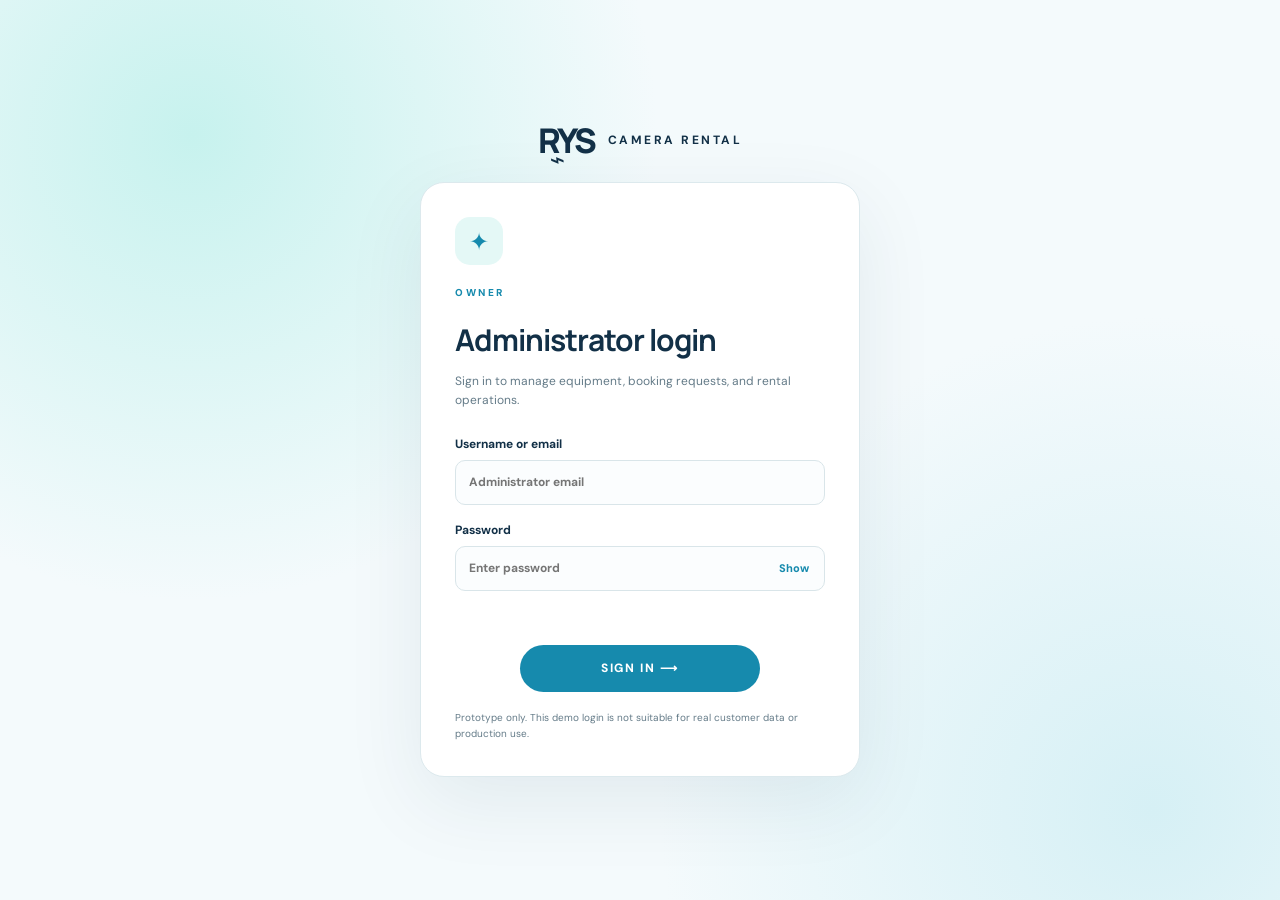
<file: admin-login.html>
<!DOCTYPE html>
<html lang="en">

<head>
    <!-- Sets page metadata, title, and styles for the admin login screen. -->
    <meta charset="UTF-8" />
    <meta name="viewport" content="width=device-width,initial-scale=1" />
    <title>Administrator | RYS Camera Rental</title>
    <link rel="stylesheet" href="css/base.css" />
    <link rel="stylesheet" href="css/admin-login.css" />
</head>

<body class="admin-login-body">
    <!-- Contains the admin login card and navigation back to the public site. -->
    <main class="login-wrap">
        <!-- Links the RYS brand back to the public home page. -->
        <a class="brand login-brand" href="index.html">
            <span class="brand-mark">
                RYS
                <span class="wave">⌁</span>
            </span>
            <span class="brand-name">CAMERA RENTAL</span>
        </a>

        <!-- Presents the staff sign-in form and prototype disclaimer. -->
        <div class="login-card">
            <div class="login-icon">✦</div>
            <div class="section-kicker">OWNER</div>
            <h1>Administrator login</h1>
            <p>Sign in to manage equipment, booking requests, and rental operations.</p>

            <!-- Collects administrator credentials and displays login feedback. -->
            <form id="adminLoginForm">
                <label>
                    Username or email
                    <input name="username" type="text" autocomplete="username" required
                        placeholder="Administrator email" />
                </label>

                <label>
                    Password
                    <div class="password-field">
                        <input id="adminPassword" name="password" type="password" autocomplete="current-password"
                            required placeholder="Enter password" />
                        <button id="showPassword" type="button">Show</button>
                    </div>
                </label>

                <p id="loginError" class="login-error" role="alert"></p>

                <button class="button button-primary button-full" type="submit">
                    SIGN IN ⟶
                </button>
            </form>

            <p class="login-disclaimer">
                Prototype only. This demo login is not suitable for real customer data or production use.
            </p>
        </div>

        <!-- Provides a return link for visitors who do not need admin access. 
        <a class="login-back" href="index.html">← Return to public website</a> -->
    </main>

    <!-- Loads shared application utilities and admin authentication behavior. -->
    <script src="js/main.js"></script>
    <script src="js/auth.js"></script>
</body>

</html>
</file>
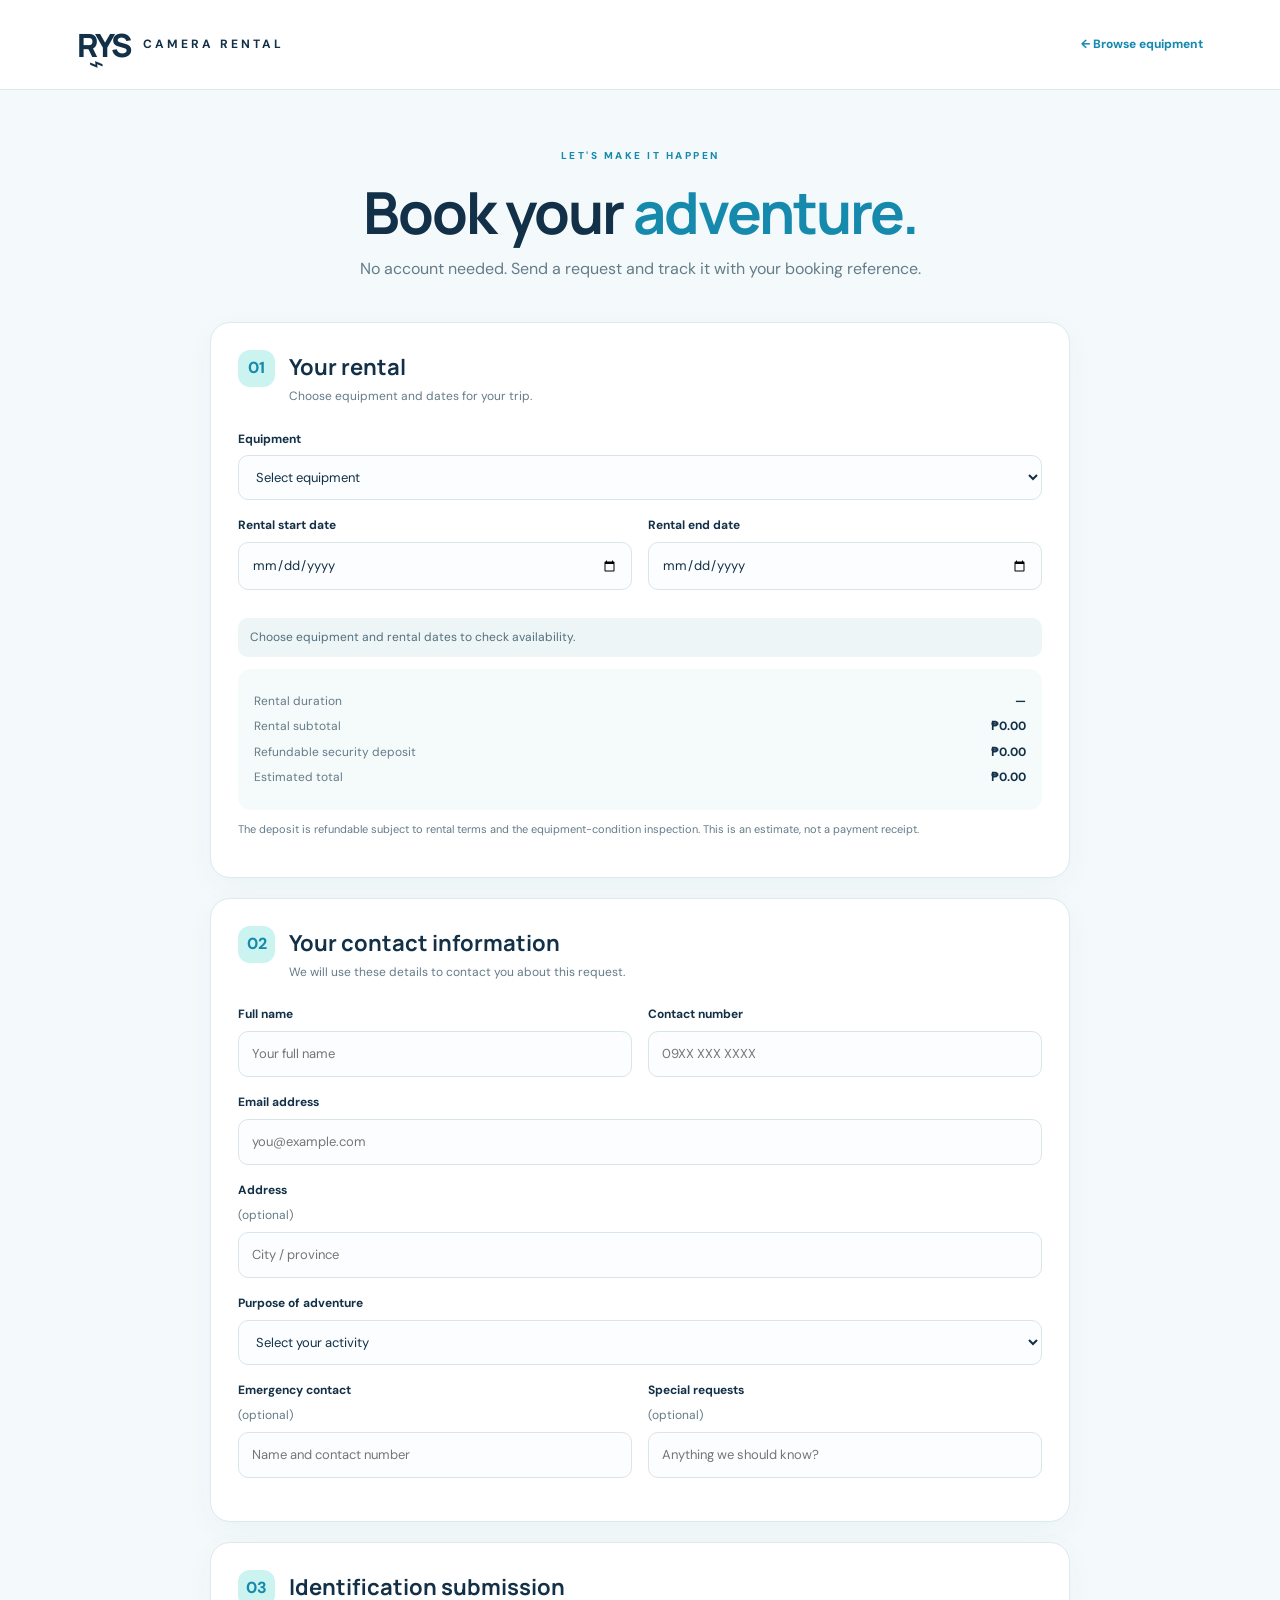
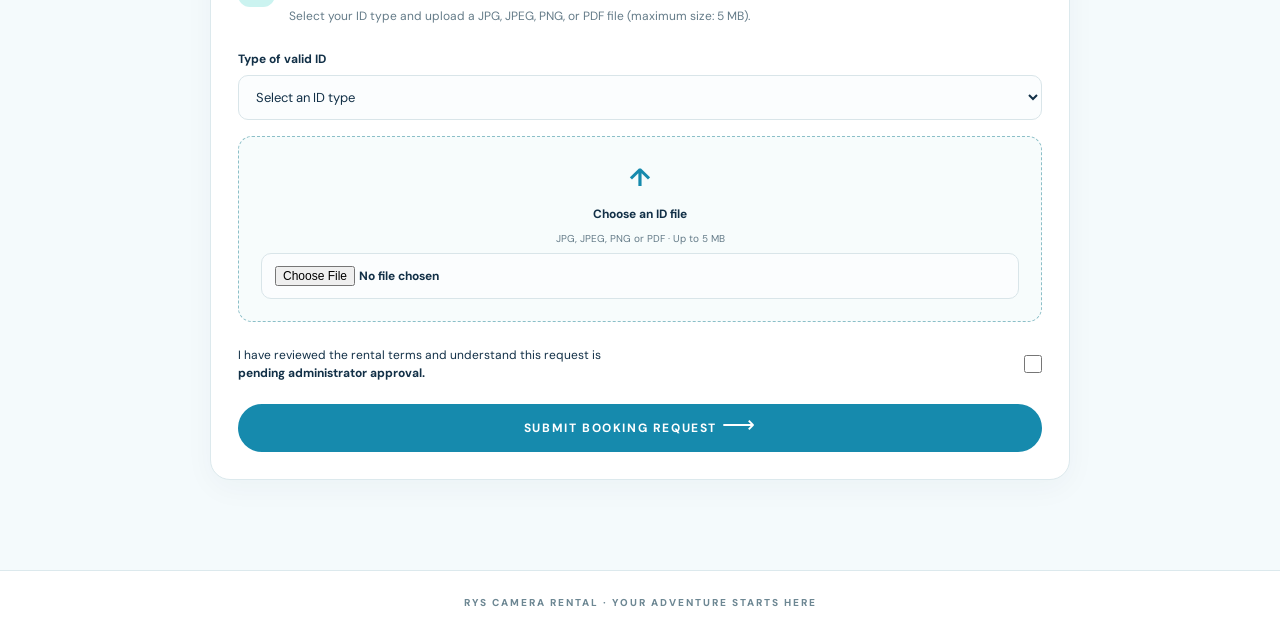
<file: booking.html>
<!DOCTYPE html>
<html lang="en">

<head>
    <!-- Sets page metadata, title, and booking form styles. -->
    <meta charset="UTF-8" />
    <meta name="viewport" content="width=device-width,initial-scale=1" />
    <title>Book Your Adventure | RYS Camera Rental</title>
    <link rel="stylesheet" href="css/base.css" />
    <link rel="stylesheet" href="css/booking.css" />
</head>

<body>
    <!-- Provides branding and a link back to the equipment catalog. -->
    <header class="simple-header">
        <a class="brand" href="index.html">
            <span class="brand-mark">
                RYS
                <span class="wave">⌁</span>
            </span>
            <span class="brand-name">CAMERA RENTAL</span>
        </a>

        <a class="text-link" href="index.html#equipment">← Browse equipment</a>
    </header>

    <!-- Contains the booking introduction, form, and confirmation area. -->
    <main class="page-shell">
        <div class="page-heading">
            <div class="section-kicker">LET'S MAKE IT HAPPEN</div>
            <h1>Book your <em>adventure.</em></h1>
            <p>No account needed. Send a request and track it with your booking reference.</p>
        </div>

        <!-- Displays the saved booking summary after successful submission. -->
        <div id="bookingConfirmation" class="confirmation-card hidden"></div>

        <!-- Collects rental, customer, and identification details for a booking request. -->
        <form id="bookingForm" class="form-layout">
            <div class="form-main">
                <!-- Collects the selected equipment and dates and displays the estimate. -->
                <section class="form-card">
                    <div class="form-card-title">
                        <span>01</span>
                        <div>
                            <h2>Your rental</h2>
                            <p>Choose equipment and dates for your trip.</p>
                        </div>
                    </div>

                    <label>
                        Equipment
                        <select id="bookingEquipment" name="equipmentId" required></select>
                    </label>

                    <div class="two-col">
                        <label>
                            Rental start date
                            <input id="startDate" name="startDate" type="date" required />
                        </label>
                        <label>
                            Rental end date
                            <input id="endDate" name="endDate" type="date" required />
                        </label>
                    </div>

                    <div id="availabilityMessage" class="inline-message">
                        Choose your rental dates to check availability.
                    </div>

                    <div class="cost-breakdown">
                        <div>
                            <span>Rental duration</span>
                            <strong id="rentalDays">—</strong>
                        </div>
                        <div>
                            <span>Rental subtotal</span>
                            <strong id="rentalSubtotal">₱0.00</strong>
                        </div>
                        <div>
                            <span>Refundable security deposit</span>
                            <strong id="rentalDeposit">₱0.00</strong>
                        </div>
                        <div class="cost-total">
                            <span>Estimated total</span>
                            <strong id="rentalTotal">₱0.00</strong>
                        </div>
                    </div>

                    <p class="field-note">
                        The deposit is refundable subject to rental terms and the equipment-condition inspection.
                        This is an estimate, not a payment receipt.
                    </p>
                </section>

                <!-- Collects customer contact information and trip details. -->
                <section class="form-card">
                    <div class="form-card-title">
                        <span>02</span>
                        <div>
                            <h2>Your contact information</h2>
                            <p>We will use these details to contact you about this request.</p>
                        </div>
                    </div>

                    <div class="two-col">
                        <label>
                            Full name
                            <input name="fullName" autocomplete="name" required maxlength="100"
                                placeholder="Your full name" />
                        </label>
                        <label>
                            Contact number
                            <input name="phone" autocomplete="tel" required maxlength="30"
                                placeholder="09XX XXX XXXX" />
                        </label>
                    </div>

                    <label>
                        Email address
                        <input name="email" type="email" autocomplete="email" required maxlength="150"
                            placeholder="you@example.com" />
                    </label>

                    <label>
                        Address
                        <span class="optional">(optional)</span>
                        <input name="address" autocomplete="street-address" maxlength="250"
                            placeholder="City / province" />
                    </label>

                    <label>
                        Purpose of adventure
                        <select name="purpose" required>
                            <option value="">Select your activity</option>
                            <option>Freediving</option>
                            <option>Snorkeling</option>
                            <option>Scuba diving</option>
                            <option>Island hopping</option>
                            <option>Hiking</option>
                            <option>Camping</option>
                            <option>Beach trip</option>
                            <option>Travel photography</option>
                            <option>Other outdoor activities</option>
                        </select>
                    </label>

                    <div class="two-col">
                        <label>
                            Emergency contact
                            <span class="optional">(optional)</span>
                            <input name="emergencyContact" maxlength="100" placeholder="Name and contact number" />
                        </label>

                        <label>
                            Special requests
                            <span class="optional">(optional)</span>
                            <input name="specialRequests" maxlength="500" placeholder="Anything we should know?" />
                        </label>
                    </div>
                </section>

                <!-- Collects the required ID type, ID file, and terms acceptance. -->
                <section class="form-card">
                    <div class="form-card-title">
                        <span>03</span>
                        <div>
                            <h2>Identification submission</h2>
                            <p>Select your ID type and upload a JPG, JPEG, PNG, or PDF file (maximum size: 5 MB).</p>
                        </div>
                    </div>

                    <label>
                        Type of valid ID
                        <select id="idType" name="idType" required>
                            <option value="">Select an ID type</option>
                            <option value="PhilHealth ID">PhilHealth ID</option>
                            <option value="Philippine National ID">Philippine National ID</option>
                            <option value="Driver's License">Driver's License</option>
                            <option value="Passport">Passport</option>
                            <option value="UMID">UMID</option>
                            <option value="SSS ID">SSS ID</option>
                            <option value="Postal ID">Postal ID</option>
                            <option value="Voter's ID">Voter's ID</option>
                            <option value="Other valid ID">Other valid ID</option>
                        </select>
                    </label>

                    <label class="upload-zone" for="idFile">
                        <span class="upload-icon">↑</span>
                        <strong>Choose an ID file</strong>
                        <small>JPG, JPEG, PNG or PDF · Up to 5 MB</small>
                        <input id="idFile" type="file"
                            accept=".jpg,.jpeg,.png,.pdf,image/jpeg,image/png,application/pdf" required />
                    </label>

                    <div id="selectedFile" class="selected-file hidden"></div>

                    <label class="check-label">
                        <input type="checkbox" name="termsAccepted" required />
                        <span>
                            I have reviewed the rental terms and understand this request is
                            <strong>pending administrator approval.</strong>
                        </span>
                    </label>

                    <button class="button button-primary button-full" type="submit">
                        SUBMIT BOOKING REQUEST
                        <span>⟶</span>
                    </button>
                </section>
            </div>
        </form>
    </main>

    <!-- Displays the page footer and temporary status messages. -->
    <footer class="mini-footer">RYS CAMERA RENTAL · YOUR ADVENTURE STARTS HERE</footer>

    <div id="toast" class="toast" role="status"></div>

    <!-- Loads shared utilities before booking form behavior. -->
    <script src="js/main.js"></script>
    <script src="js/booking.js"></script>
</body>

</html>
</file>
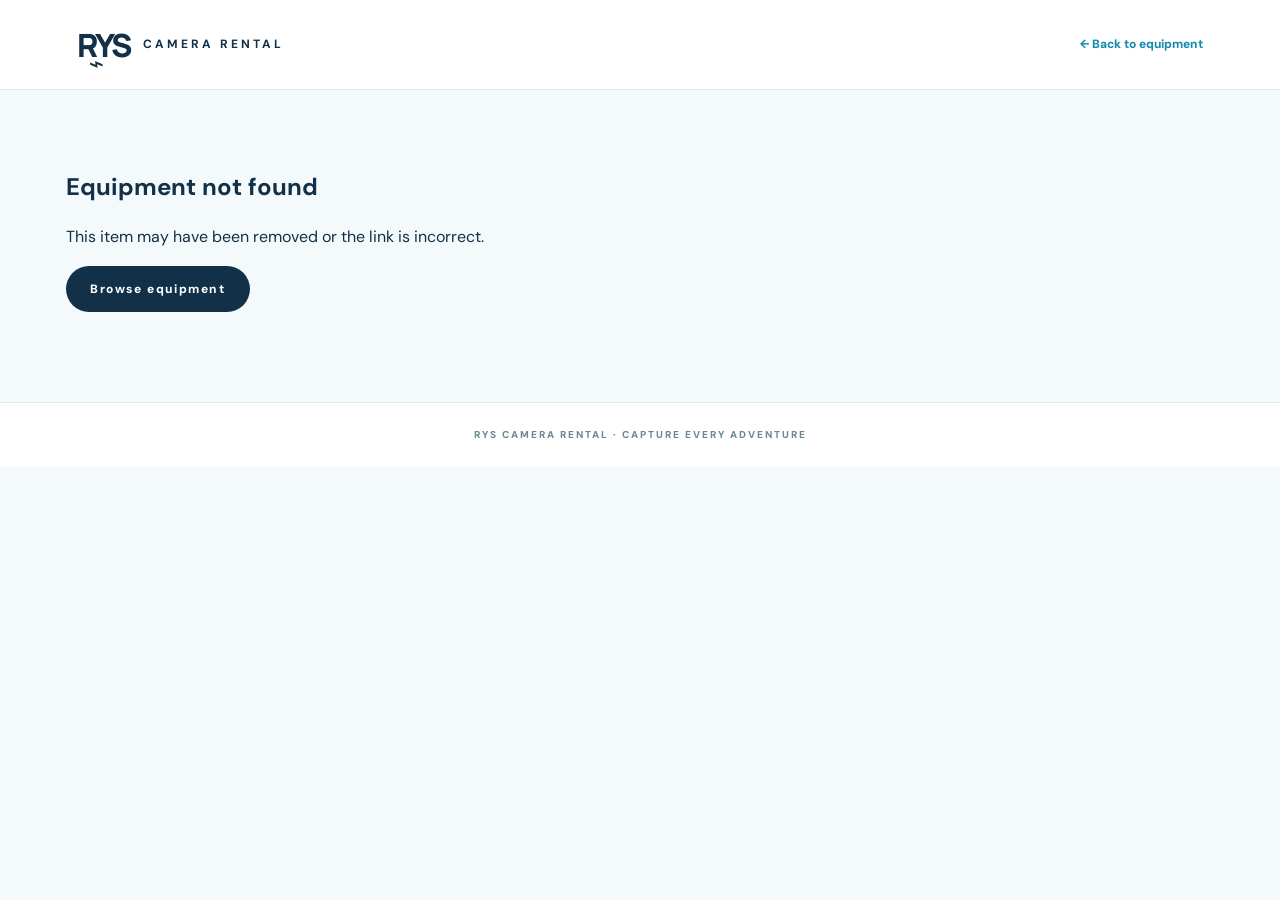
<file: equipment-details.html>
<!DOCTYPE html>
<html lang="en">

<head>
    <!-- Sets page metadata, title, and equipment detail styles. -->
    <meta charset="UTF-8" />
    <meta name="viewport" content="width=device-width,initial-scale=1" />
    <title>Equipment Details | RYS Camera Rental</title>
    <link rel="stylesheet" href="css/base.css" />
    <link rel="stylesheet" href="css/details.css" />
</head>

<body>
    <!-- Provides branding and navigation back to the equipment catalog. -->
    <header class="simple-header">
        <a class="brand" href="index.html">
            <span class="brand-mark">
                RYS
                <span class="wave">⌁</span>
            </span>
            <span class="brand-name">CAMERA RENTAL</span>
        </a>

        <a class="text-link" href="index.html#equipment">← Back to equipment</a>
    </header>

    <!-- Holds the equipment details rendered from the selected equipment record. -->
    <main class="page-shell">
        <div id="equipmentDetails" class="details-layout"></div>
    </main>

    <!-- Displays the site footer and temporary status messages. -->
    <footer class="mini-footer">RYS CAMERA RENTAL · CAPTURE EVERY ADVENTURE</footer>

    <div id="toast" class="toast" role="status"></div>

    <!-- Loads shared utilities before equipment detail rendering behavior. -->
    <script src="js/main.js"></script>
    <script src="js/equipment.js"></script>
</body>

</html>
</file>
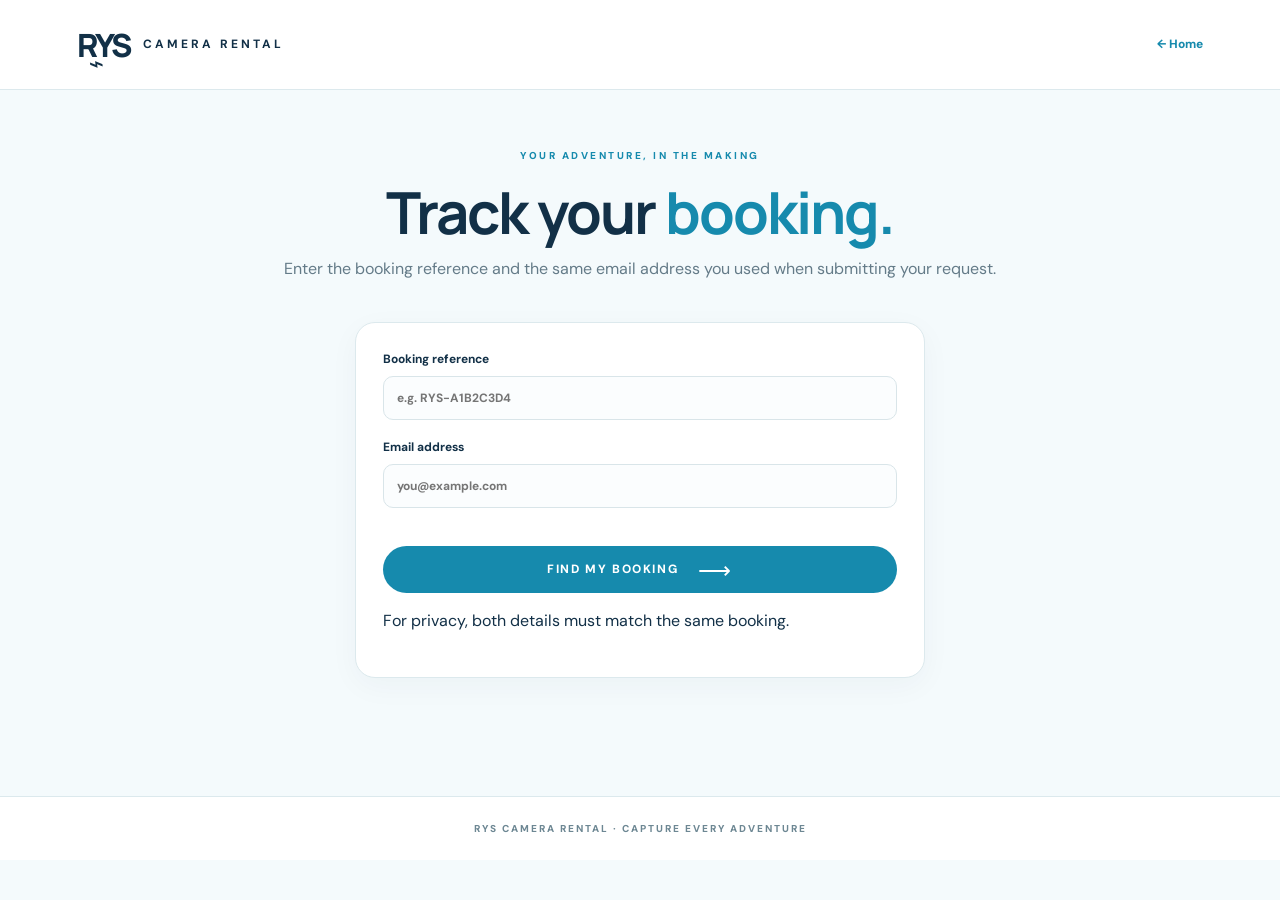
<file: track-booking.html>
<!DOCTYPE html>
<html lang="en">

<head>
    <!-- Sets page metadata, title, and booking tracking styles. -->
    <meta charset="UTF-8" />
    <meta name="viewport" content="width=device-width,initial-scale=1" />
    <title>Track My Booking | RYS Camera Rental</title>
    <link rel="stylesheet" href="css/base.css" />
    <link rel="stylesheet" href="css/track.css" />
</head>

<body>
    <!-- Provides site branding and navigation back to the home page. -->
    <header class="simple-header">
        <a class="brand" href="index.html">
            <span class="brand-mark">
                RYS
                <span class="wave">⌁</span>
            </span>
            <span class="brand-name">CAMERA RENTAL</span>
        </a>

        <a class="text-link" href="index.html">← Home</a>
    </header>

    <!-- Contains the tracking instructions, lookup form, and booking result area. -->
    <main class="page-shell track-page">
        <div class="page-heading">
            <div class="section-kicker">YOUR ADVENTURE, IN THE MAKING</div>
            <h1>Track your <em>booking.</em></h1>
            <p>
                Enter the booking reference and the same email address you used when submitting your request.
            </p>
        </div>

        <!-- Collects the reference and email used to identify a booking. -->
        <form id="trackingForm" class="tracking-form">
            <label>
                Booking reference
                <input name="reference" required placeholder="e.g. RYS-A1B2C3D4" autocapitalize="characters" />
            </label>

            <label>
                Email address
                <input name="email" type="email" required placeholder="you@example.com" />
            </label>

            <button class="button button-primary button-full" type="submit">
                FIND MY BOOKING <span>⟶</span>
            </button>

            <p class="field-note">For privacy, both details must match the same booking.</p>
        </form>

        <!-- Displays matching booking details or a lookup error. -->
        <div id="trackingResult" class="tracking-result" aria-live="polite"></div>
    </main>

    <!-- Displays the site footer and temporary status messages. -->
    <footer class="mini-footer">RYS CAMERA RENTAL · CAPTURE EVERY ADVENTURE</footer>

    <div id="toast" class="toast" role="status"></div>

    <!-- Loads shared utilities before booking lookup behavior. -->
    <script src="js/main.js"></script>
    <script src="js/tracking.js"></script>
</body>

</html>
</file>
<file: css/base.css>
@import url("https://fonts.googleapis.com/css2?family=DM+Sans:wght@400;500;600;700&family=Manrope:wght@400;500;600;700;800&display=swap");

:root {
  --ocean: #168aad;
  --deep: #123047;
  --turq: #2ec4b6;
  --aqua: #cbf3f0;
  --coral: #ff7f6b;
  --yellow: #ffd166;
  --white: #fff;
  --light: #f4fafc;
  --muted: #647b88;
  --line: #dce9ed;
  --shadow: 0 18px 50px rgba(18, 48, 71, 0.1);
  --radius: 22px;
}

* {
  box-sizing: border-box;
}

html {
  scroll-behavior: smooth;
  scroll-padding-top: 90px;
}

body {
  margin: 0;
  font-family: "DM Sans", sans-serif;
  color: var(--deep);
  background: var(--light);
  line-height: 1.55;
}

a {
  color: inherit;
  text-decoration: none;
}

button,
input,
select,
textarea {
  font: inherit;
}

button,
a,
select {
  -webkit-tap-highlight-color: transparent;
}

button {
  cursor: pointer;
}

img {
  max-width: 100%;
  display: block;
}

input,
select,
textarea {
  width: 100%;
  border: 1px solid #d9e5e9;
  background: #fbfdfe;
  border-radius: 10px;
  padding: 12px 13px;
  outline: none;
  color: var(--deep);
}

input:focus,
select:focus,
textarea:focus {
  border-color: var(--ocean);
  box-shadow: 0 0 0 3px rgba(22, 138, 173, 0.12);
}

.button {
  display: inline-flex;
  justify-content: center;
  align-items: center;
  gap: 20px;
  border: 0;
  border-radius: 999px;
  padding: 14px 24px;
  font-size: 12px;
  letter-spacing: 1.6px;
  font-weight: 800;
  transition: transform 0.2s ease, box-shadow 0.2s ease, background 0.2s ease;
}

.button:hover {
  transform: translateY(-2px);
  box-shadow: 0 10px 22px rgba(18, 48, 71, 0.12);
}

.button span {
  font-size: 23px;
  font-weight: 400;
  line-height: 12px;
}

.button-outline {
  border: 2px solid white;
  background: transparent;
  color: white;
  padding: 15px 25px 15px 32px;
  min-width: 330px;
}

.button-outline:hover {
  background: white;
  color: var(--deep);
}

.button-primary {
  margin-top: 20px;
  background: var(--ocean);
  color: white;
}

.button-primary:hover {
  background: #08789c;
}

.button-dark {
  background: var(--deep);
  color: white;
}

.button-light {
  background: #edf5f7;
  color: var(--deep);
  border: 1px solid var(--line);
}

.button-danger {
  background: #fff0ed;
  color: #ad3928;
  border: 1px solid #ffd0c7;
}

.button-small {
  padding: 10px 14px;
  font-size: 10px;
  letter-spacing: 0.7px;
  gap: 8px;
}

.button-full {
  width: 100%;
}

.hidden {
  display: none !important;
}

.site-header {
  height: 104px;
  position: absolute;
  z-index: 10;
  top: 0;
  left: 0;
  width: 100%;
  padding: 0 4.3%;
  display: flex;
  align-items: center;
  justify-content: space-between;
  color: white;
}

.brand {
  display: inline-flex;
  align-items: center;
  gap: 14px;
  color: inherit;
  flex-shrink: 0;
}

.brand-mark {
  font-family: "Manrope", sans-serif;
  font-weight: 800;
  font-size: 39px;
  letter-spacing: -3px;
  line-height: 1;
  position: relative;
}

.wave {
  font-size: 25px;
  display: block;
  position: absolute;
  left: 12px;
  bottom: -14px;
  font-weight: 400;
  transform: rotate(-8deg);
}

.brand-name {
  font-size: 15px;
  letter-spacing: 4px;
  font-weight: 700;
  white-space: nowrap;
}

.main-nav {
  display: flex;
  align-items: center;
  gap: clamp(22px, 3vw, 48px);
}

.main-nav a {
  font-size: 15px;
  font-weight: 500;
  letter-spacing: 0.2px;
  transition: opacity 0.2s;
}

.main-nav a:hover {
  opacity: 0.7;
}

.menu-toggle {
  display: none;
  border: 1px solid rgba(255, 255, 255, 0.8);
  color: white;
  background: rgba(255, 255, 255, 0.12);
  border-radius: 10px;
  padding: 8px 12px;
}

.section {
  padding: 110px 7.2%;
}

.section-kicker {
  font-size: 10px;
  letter-spacing: 2.5px;
  font-weight: 800;
  color: var(--ocean);
  margin-bottom: 16px;
}

.text-link {
  font-weight: 800;
  font-size: 13px;
  color: var(--ocean);
  display: inline-flex;
  gap: 18px;
  align-items: center;
}

.text-link span {
  font-size: 19px;
}

.toast {
  position: fixed;
  z-index: 1000;
  left: 50%;
  bottom: 24px;
  transform: translate(-50%, 20px);
  opacity: 0;
  pointer-events: none;
  background: var(--deep);
  color: white;
  padding: 13px 20px;
  border-radius: 12px;
  box-shadow: var(--shadow);
  font-size: 13px;
  transition: 0.25s;
  max-width: calc(100% - 32px);
}

.toast.show {
  opacity: 1;
  transform: translate(-50%, 0);
}

.page-shell {
  max-width: 1200px;
  margin: 0 auto;
  padding: 58px 26px 90px;
}

.page-heading {
  text-align: center;
  max-width: 720px;
  margin: 0 auto 40px;
}

.page-heading h1 {
  font-family: "Manrope", sans-serif;
  font-size: clamp(38px, 5vw, 58px);
  letter-spacing: -2px;
  line-height: 1.1;
  margin: 0 0 14px;
}

.page-heading h1 em {
  font-style: normal;
  color: var(--ocean);
}

.page-heading p {
  color: var(--muted);
  margin: 0;
}

.simple-header {
  height: 90px;
  padding: 0 6%;
  display: flex;
  align-items: center;
  justify-content: space-between;
  background: white;
  border-bottom: 1px solid var(--line);
}

.simple-header .brand-mark {
  font-size: 32px;
}

.simple-header .brand-name {
  font-size: 12px;
  letter-spacing: 3px;
}

.simple-header .text-link {
  font-size: 12px;
}

.mini-footer {
  text-align: center;
  background: white;
  border-top: 1px solid var(--line);
  padding: 24px;
  font-size: 10px;
  font-weight: 800;
  letter-spacing: 2px;
  color: #6d8793;
}

.two-col {
  display: grid;
  grid-template-columns: 1fr 1fr;
  gap: 16px;
}

.inline-message {
  font-size: 12px;
  padding: 10px 12px;
  border-radius: 10px;
  background: #edf5f7;
  color: #536f7c;
  margin: 12px 0;
}

.inline-message.success {
  background: #e4f8f0;
  color: #14775e;
}

.inline-message.error {
  background: #fff0ed;
  color: #b34131;
}

.status-badge {
  display: inline-flex;
  align-items: center;
  white-space: nowrap;
  border-radius: 999px;
  padding: 5px 9px;
  font-size: 10px;
  line-height: 1.3;
  font-weight: 800;
  background: #edf1f3;
  color: #546872;
}

.status-badge.pending,
.status-badge.submitted-for-review {
  background: #fff2d6;
  color: #8b6210;
}

.status-badge.approved,
.status-badge.verified,
.status-badge.completed {
  background: #e0f7ed;
  color: #14765c;
}

.status-badge.rejected,
.status-badge.requires-resubmission,
.status-badge.damaged,
.status-badge.missing-accessories {
  background: #ffe8e3;
  color: #a73e2c;
}

.status-badge.ongoing,
.status-badge.rented {
  background: #e0f1ff;
  color: #1d6297;
}

.status-badge.cancelled,
.status-badge.not-submitted {
  background: #eef1f3;
  color: #637580;
}

@media (max-width: 760px) {
  .site-header {
    height: 82px;
    padding: 0 22px;
  }

  .brand-mark {
    font-size: 32px;
  }

  .brand-name {
    font-size: 10px;
    letter-spacing: 2px;
  }

  .menu-toggle {
    display: block;
  }

  .main-nav {
    display: none;
    position: absolute;
    top: 72px;
    left: 16px;
    right: 16px;
    padding: 18px;
    background: rgba(11, 84, 119, 0.95);
    border: 1px solid rgba(255, 255, 255, 0.3);
    border-radius: 15px;
    flex-direction: column;
    align-items: stretch;
    gap: 0;
  }

  .main-nav.open {
    display: flex;
  }

  .main-nav a {
    padding: 12px 8px;
    border-bottom: 1px solid rgba(255, 255, 255, 0.2);
  }

  .main-nav a:last-child {
    border: 0;
  }

  .two-col {
    grid-template-columns: 1fr;
  }
}
</file>
<file: css/admin-login.css>
/* css/admin-login.css */

.admin-login-body {
  min-height: 100vh;
  background: radial-gradient(circle at 15% 15%, #c7f2ee 0, transparent 35%),
    radial-gradient(circle at 90% 90%, #d6f0f5 0, transparent 35%), #f4fafc;
  display: grid;
  place-items: center;
  padding: 25px;
}

.login-wrap {
  width: min(100%, 440px);
  display: flex;
  align-items: center;
  flex-direction: column;
}

.login-brand {
  color: var(--deep);
  margin-bottom: 25px;
}

.login-brand .brand-mark {
  font-size: 34px;
}

.login-brand .brand-name {
  font-size: 12px;
  letter-spacing: 2.5px;
}

.login-card {
  background: white;
  border: 1px solid var(--line);
  border-radius: 24px;
  padding: 34px;
  width: 100%;
  box-shadow: 0 25px 80px rgba(18, 48, 71, 0.08);
}

.login-icon {
  width: 48px;
  height: 48px;
  display: grid;
  place-items: center;
  border-radius: 15px;
  background: #e4f8f6;
  color: var(--ocean);
  font-size: 24px;
  margin-bottom: 20px;
}

.login-card h1 {
  font-family: "Manrope", sans-serif;
  font-size: 30px;
  letter-spacing: -1px;
  margin: 0 0 9px;
}

.login-card > p {
  font-size: 12px;
  color: var(--muted);
  margin: 0 0 25px;
}

.login-card label {
  display: flex;
  flex-direction: column;
  gap: 7px;
  font-size: 12px;
  font-weight: 700;
  margin-bottom: 16px;
}

.password-field {
  position: relative;
}

.password-field input {
  padding-right: 60px !important;
}

.password-field button {
  position: absolute;
  right: 10px;
  top: 50%;
  transform: translateY(-50%);
  border: 0;
  background: none;
  color: var(--ocean);
  font-size: 11px;
  font-weight: 800;
}

.login-error {
  font-size: 12px;
  color: #b34131;
  min-height: 18px;
  margin: 0 0 8px;
}

.login-disclaimer {
  margin: 18px 0 0 !important;
  font-size: 10px !important;
  line-height: 1.6;
}

.login-back {
  font-size: 12px;
  color: var(--ocean);
  font-weight: 700;
  margin-top: 20px;
}

@media (max-width: 520px) {
  .login-card {
    padding: 25px;
  }
}
.login-card .button {
  display: flex;
  width: 240px;
  max-width: 100%;
  margin-left: auto;
  margin-right: auto;
}
</file>
<file: css/booking.css>
/* css/booking.css */

.form-layout {
  display: block;
}

.form-main {
  display: flex;
  flex-direction: column;
  gap: 20px;
  max-width: 860px;
  margin: 0 auto;
}

.form-card,
.aside-card,
.confirmation-card {
  background: white;
  border: 1px solid var(--line);
  border-radius: 20px;
  padding: 27px;
  box-shadow: 0 8px 30px rgba(18, 48, 71, 0.04);
}

.form-card-title {
  display: flex;
  gap: 14px;
  align-items: flex-start;
  margin-bottom: 24px;
}

.form-card-title > span {
  width: 37px;
  height: 37px;
  display: grid;
  place-items: center;
  border-radius: 12px;
  background: var(--aqua);
  color: var(--ocean);
  font-weight: 800;
}

.form-card-title h2 {
  font-family: "Manrope", sans-serif;
  font-size: 22px;
  margin: 0 0 3px;
}

.form-card-title p {
  font-size: 12px;
  color: var(--muted);
  margin: 0;
}

.form-card label {
  display: flex;
  flex-direction: column;
  gap: 7px;
  font-size: 12px;
  font-weight: 700;
  margin-bottom: 16px;
}

.form-card input:not([type="checkbox"]):not([type="file"]),
.form-card select,
.form-card textarea {
  width: 100%;
  border: 1px solid #d9e5e9;
  background: #fbfdfe;
  border-radius: 10px;
  padding: 12px 13px;
  outline: none;
  color: var(--deep);
  font-size: 13px;
  font-weight: 400;
}

.optional {
  font-weight: 400;
  color: var(--muted);
}

.cost-breakdown {
  background: #f5fafb;
  border-radius: 13px;
  padding: 16px;
}

.cost-breakdown > div {
  display: flex;
  justify-content: space-between;
  gap: 20px;
  font-size: 12px;
  margin: 7px 0;
}

.cost-breakdown span {
  color: var(--muted);
}

.cost-breakdown strong {
  font-weight: 700;
  text-align: right;
}

.field-note {
  font-size: 11px;
  color: var(--muted);
  line-height: 1.6;
}

.id-notice {
  background: #eaf8f7;
  padding: 15px;
  border-radius: 12px;
  font-size: 12px;
}

.id-notice p {
  margin: 5px 0 0;
  color: #577580;
}

.upload-zone {
  display: flex !important;
  align-items: center;
  justify-content: center;
  gap: 6px;
  border: 1px dashed #8cbfc8;
  background: #f7fcfc;
  border-radius: 14px;
  padding: 22px !important;
  text-align: center;
  cursor: pointer;
  margin: 15px 0 !important;
}

.upload-icon {
  font-size: 25px;
  color: var(--ocean);
}

.upload-zone small {
  font-size: 10px;
  color: var(--muted);
  font-weight: 400;
}

.selected-file {
  display: flex;
  align-items: center;
  justify-content: space-between;
  gap: 10px;
  padding: 10px;
  background: #f3f8f9;
  border-radius: 9px;
  font-size: 12px;
  margin-bottom: 15px;
}

.selected-file button {
  border: 0;
  background: none;
  color: #b34131;
  font-weight: 700;
}

.check-label {
  display: flex !important;
  flex-direction: row-reverse !important;
  align-items: center;
  justify-content: space-between;
  gap: 0 !important;
  width: 100%;
  min-height: 48px;
  font-size: 12px !important;
  font-weight: 400 !important;
  line-height: 1.5;
  margin: 18px 0 0 !important;
}

.check-label span {
  flex: 0 1 50%;
}

.check-label input {
  width: 18px;
  height: 18px;
  flex: 0 0 18px;
  margin: 0 0 0 16px;
  padding: 0;
}

.aside-card {
  position: sticky;
  top: 20px;
}

.aside-card h3 {
  font-family: "Manrope", sans-serif;
  font-size: 24px;
  line-height: 1.2;
  margin: 0 0 12px;
}

.aside-card > p {
  font-size: 12px;
  color: var(--muted);
}

.aside-card ul {
  padding-left: 18px;
  color: #57717e;
  font-size: 12px;
  line-height: 2.2;
  margin: 20px 0;
}

.confirmation-card {
  text-align: center;
  max-width: 800px;
  margin: 0 auto 35px;
  padding: 38px;
}

.confirmation-icon {
  width: 56px;
  height: 56px;
  border-radius: 50%;
  background: #e0f7ed;
  color: #16805e;
  display: grid;
  place-items: center;
  font-size: 28px;
  margin: 0 auto 20px;
}

.confirmation-card h2 {
  font-family: "Manrope", sans-serif;
  font-size: 32px;
  line-height: 1.2;
  margin: 0 0 12px;
}

.confirmation-card > p {
  color: var(--muted);
  font-size: 13px;
}

.reference-box {
  margin: 25px auto;
  padding: 17px;
  background: #f1f8f9;
  border-radius: 14px;
  display: flex;
  flex-direction: column;
  align-items: center;
  gap: 7px;
}

.reference-box > span {
  font-size: 10px;
  letter-spacing: 2px;
  font-weight: 800;
  color: var(--muted);
}

.reference-box > strong {
  font-family: "Manrope", sans-serif;
  font-size: 27px;
  letter-spacing: 2px;
}

.confirmation-summary {
  display: grid;
  grid-template-columns: 1fr 1fr;
  gap: 0 20px;
  text-align: left;
  margin: 22px 0;
}

.confirmation-summary > div {
  padding: 12px 0;
  border-bottom: 1px solid #e9f0f2;
  display: flex;
  flex-direction: column;
  gap: 5px;
}

.confirmation-summary span {
  font-size: 11px;
  color: var(--muted);
}

.confirmation-summary strong {
  font-size: 13px;
}

@media (max-width: 760px) {
  .form-layout {
    grid-template-columns: 1fr;
  }

  .aside-card {
    position: static;
  }

  .form-card,
  .aside-card,
  .confirmation-card {
    padding: 20px;
  }

  .two-col {
    grid-template-columns: 1fr;
  }

  .confirmation-card h2 {
    font-size: 27px;
  }

  .confirmation-summary {
    grid-template-columns: 1fr 1fr;
    gap: 0 12px;
  }
}

@media (max-width: 390px) {
  .confirmation-summary {
    grid-template-columns: 1fr;
  }
}

.form-card button[type="submit"] {
  display: block;
  margin: 16px auto 0;
  font-weight: 700;
}

.form-card .button-full {
  width: 100%;
}
</file>
<file: css/details.css>
/* css/details.css */

.details-layout {
  display: grid;
  grid-template-columns: 1fr 1fr;
  gap: 55px;
  align-items: start;
}

.details-image {
  height: 600px;
  position: relative;
  overflow: hidden;
  border-radius: 26px;
  background: #d9eff1;
}

.details-image img {
  width: 100%;
  height: 100%;
  object-fit: cover;
}

.details-copy {
  padding: 15px 0;
}

.details-copy h1 {
  font-family: "Manrope", sans-serif;
  font-size: 42px;
  line-height: 1.1;
  letter-spacing: -1.5px;
  margin: 0 0 18px;
}

.details-copy > p {
  color: var(--muted);
}

.details-prices {
  display: flex;
  gap: 20px;
  border-block: 1px solid var(--line);
  padding: 20px 0;
  margin: 25px 0;
}

.details-prices div {
  display: flex;
  flex-direction: column;
  gap: 3px;
}

.details-prices strong {
  font-size: 22px;
}

.details-prices small {
  font-size: 11px;
  color: var(--muted);
}

.details-copy h3 {
  font-family: "Manrope", sans-serif;
  font-size: 16px;
  margin: 22px 0 8px;
}

.accessory-list {
  padding-left: 20px;
  color: #526b78;
  font-size: 13px;
}

.accessory-list li {
  margin: 5px 0;
}

.detail-condition {
  display: grid;
  grid-template-columns: 1fr 1fr;
  gap: 10px;
  padding: 16px;
  background: white;
  border-radius: 13px;
  font-size: 12px;
  margin: 20px 0;
}

.detail-condition span {
  color: var(--muted);
}

.date-check {
  padding: 22px;
  background: white;
  border: 1px solid var(--line);
  border-radius: 18px;
}

.date-check h3 {
  margin-top: 0;
}

.cost-total {
  display: flex;
  justify-content: space-between;
  align-items: center;
  padding: 14px 0;
  margin: 8px 0 15px;
  border-top: 1px solid var(--line);
  font-size: 13px;
}

.cost-total strong {
  font-size: 20px;
}

@media (max-width: 1100px) {
  .details-layout {
    gap: 30px;
  }

  .details-image {
    height: 500px;
  }
}

@media (max-width: 760px) {
  .details-layout {
    grid-template-columns: 1fr;
    gap: 25px;
  }

  .details-image {
    height: 350px;
  }

  .details-copy h1 {
    font-size: 35px;
  }
}
</file>
<file: css/track.css>
/* css/track.css */

.track-page {
  max-width: 900px;
}

.tracking-form {
  background: white;
  border: 1px solid var(--line);
  border-radius: 20px;
  padding: 27px;
  box-shadow: 0 8px 30px rgba(18, 48, 71, 0.04);
  max-width: 570px;
  margin: 0 auto;
}

.tracking-form label {
  display: flex;
  flex-direction: column;
  gap: 7px;
  font-size: 12px;
  font-weight: 700;
  margin-bottom: 18px;
}

.tracking-form input {
  width: 100%;
  border: 1px solid #d9e5e9;
  background: #fbfdfe;
  border-radius: 10px;
  padding: 12px 13px;
  outline: none;
  color: var(--deep);
}

.tracking-result {
  max-width: 800px;
  margin: 28px auto 0;
}

.tracking-card {
  background: white;
  border: 1px solid var(--line);
  border-radius: 20px;
  padding: 28px;
  box-shadow: var(--shadow);
}

.tracking-card-head {
  display: flex;
  justify-content: space-between;
  gap: 20px;
  align-items: center;
}

.tracking-card-head h2 {
  font-family: "Manrope", sans-serif;
  margin: 0;
  font-size: 24px;
}

.tracking-card > p {
  font-size: 13px;
  color: var(--muted);
}

.tracking-data {
  display: grid;
  grid-template-columns: 1fr 1fr;
  gap: 0 20px;
  text-align: left;
  margin: 22px 0;
}

.tracking-data > div {
  padding: 12px 0;
  border-bottom: 1px solid #e9f0f2;
  display: flex;
  flex-direction: column;
  gap: 5px;
}

.tracking-data span {
  font-size: 11px;
  color: var(--muted);
}

.tracking-data strong {
  font-size: 13px;
}

.next-step {
  padding: 16px;
  border-radius: 12px;
  background: #eaf8f7;
  font-size: 12px;
  margin: 20px 0;
}

.next-step p {
  margin: 6px 0 0;
  color: #56737e;
}

.result-error {
  padding: 35px;
  text-align: center;
}

@media (max-width: 760px) {
  .tracking-card-head {
    align-items: flex-start;
  }

  .tracking-card-head h2 {
    font-size: 19px;
  }

  .tracking-data {
    grid-template-columns: 1fr 1fr;
    gap: 0 12px;
  }
}

@media (max-width: 390px) {
  .tracking-data {
    grid-template-columns: 1fr;
  }
}
</file>
